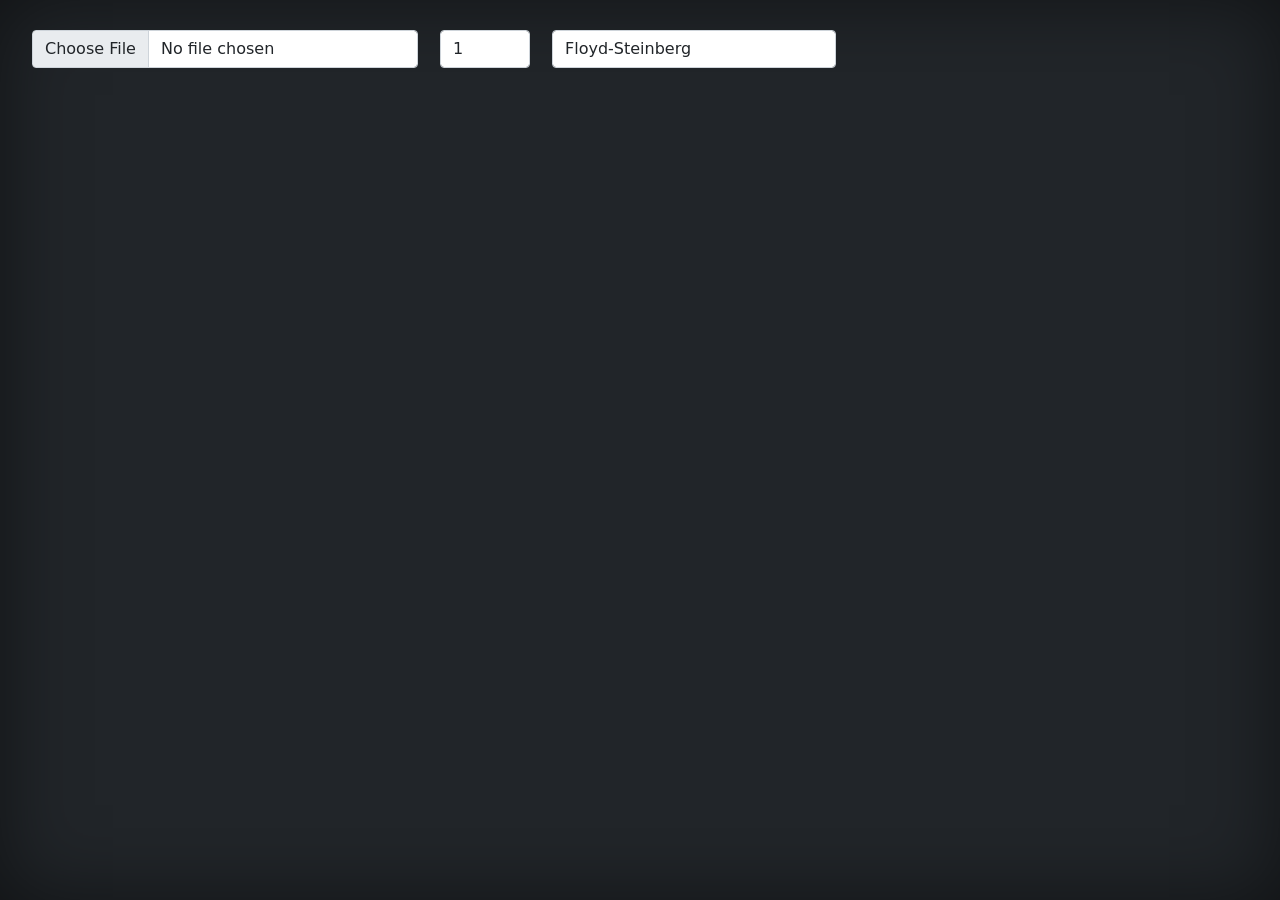
<file: tp1/index.html>
<!doctype html>
<html lang="en" class="h-100">
  <head>

    <title>CG-2025 - TP1</title>

    <!-- Bootstrap core CSS -->
    <link href="assets/bootstrap.min.css" rel="stylesheet"> 

    <!-- Custom styles for this template -->
    <link href="style.css" rel="stylesheet">

    <!-- del proyecto -->
    <script type="text/javascript" id="includedscript" src="ejercicio.js"></script>
    <script type="text/javascript" id="includedscript" src="tp1.js"></script>

  </head>

  <body class="d-flex flex-column h-100 text-white bg-dark">
    <div class="container-fluid">
      <div class="row" id="buttondiv">
        <div class="col-md-4">
          <input type="file" class="form-control" id="inputfile" />          
        </div>       
        <div class="col-md-1", id="levels">
          <input type="number" class="form-control" id="inputlevels" value="1" min="1" max="20" step="1"/>
        </div>
        <div class="col-md-3">
          <select class="form-control" id="ditherAlgorithm">
            <option value="floyd-steinberg">Floyd-Steinberg</option>
            <option value="jarvis-judice">Jarvis-Judice-Ninke</option>
          </select>
        </div> 
      </div>
      <div class="row">
        <div class="col-md-4" id="inputImage">
          <canvas id="canvasinput"/>
        </div>
        <div class="col-md-4">
          <canvas id="canvasresult"/>
        </div>
        <div class="col-md-4">
          <canvas id="canvasdiff"/>
        </div>
      </div>
  </body>
</html>
</file>
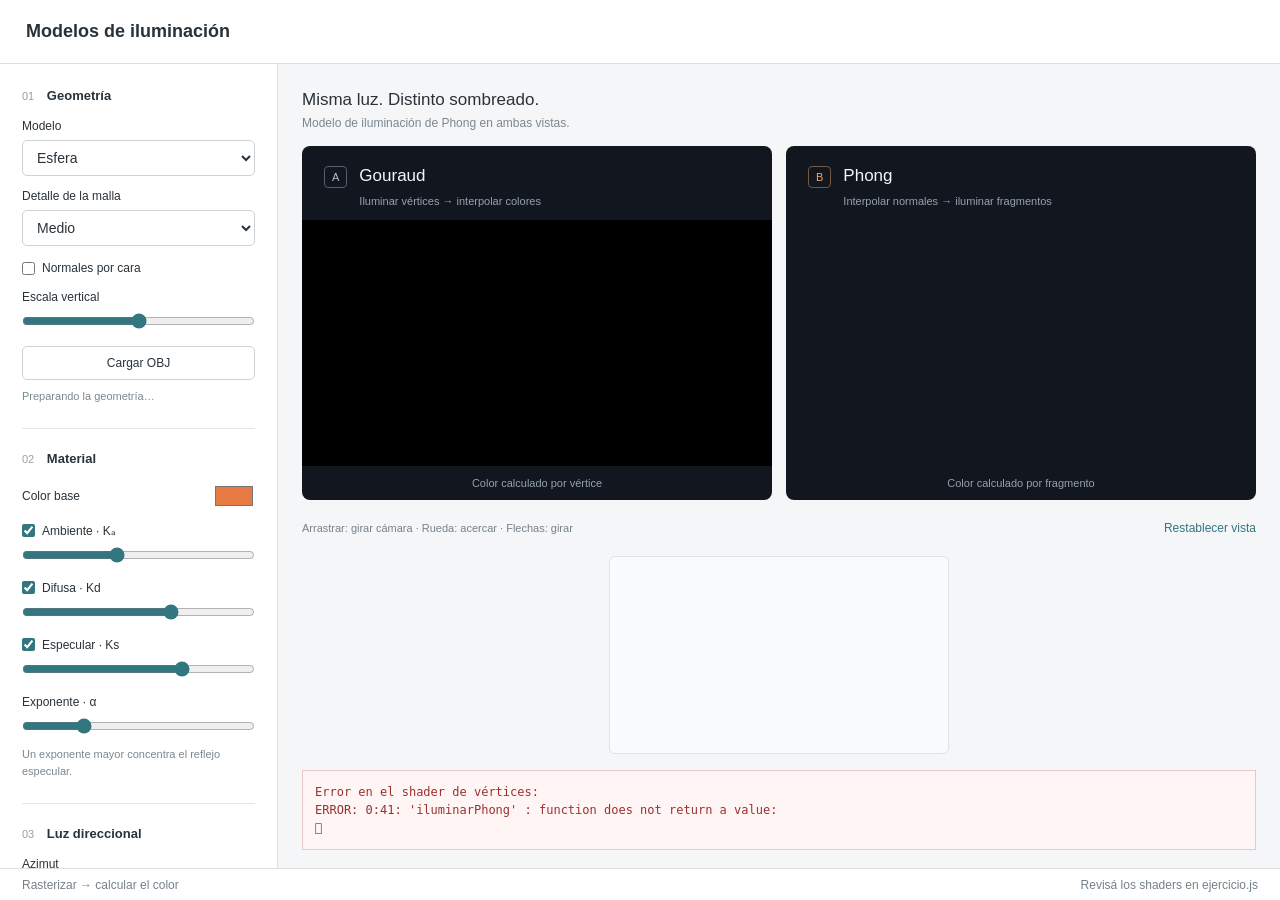
<file: tp10/index.html>
<!doctype html>
<html lang="es">
<head>
    <meta charset="utf-8">
    <meta name="viewport" content="width=device-width, initial-scale=1">
    <title>Modelos de iluminación</title>
    <link rel="icon" href="data:,">
    <link rel="stylesheet" href="style.css">
    <script defer src="algebra.js"></script>
    <script defer src="modelos.js"></script>
    <script defer src="ejercicio.js"></script>
    <script defer src="shaders.js"></script>
    <script defer src="visor.js"></script>
    <script defer src="minimapa.js"></script>
    <script defer src="app.js"></script>
</head>
<body>
    <header><h1>Modelos de iluminación</h1></header>
    <main>
        <aside aria-label="Controles de iluminación">
            <fieldset>
                <legend><span>01</span> Geometría</legend>
                <label for="modelo">Modelo</label>
                <select id="modelo"><option value="esfera">Esfera</option><option value="toro">Toro</option><option value="cubo">Cubo</option><option value="obj" hidden>OBJ cargado</option></select>
                <label for="detalle">Detalle de la malla</label>
                <select id="detalle"><option value="8">Bajo</option><option value="16" selected>Medio</option><option value="32">Alto</option></select>
                <label class="check"><input id="caras" type="checkbox"> Normales por cara</label>
                <label for="escalaY">Escala vertical <output for="escalaY" id="escalaY-valor"></output></label>
                <input id="escalaY" type="range" min="0.5" max="1.5" step="0.05" value="1">
                <label class="file-button" for="archivo">Cargar OBJ<input id="archivo" type="file" accept=".obj"></label>
                <p class="hint" id="modelo-info">Preparando la geometría…</p>
            </fieldset>
            <fieldset>
                <legend><span>02</span> Material</legend>
                <div class="color-row"><label for="color">Color base</label><input id="color" type="color" value="#e77942"></div>
                <label for="ka"><span><input id="usar-ambiente" type="checkbox" checked aria-label="Activar componente ambiente"> Ambiente · Kₐ</span><output id="ka-valor" for="ka"></output></label>
                <input id="ka" type="range" min="0" max="1" step="0.05" value="0.4">
                <label for="kd"><span><input id="usar-difusa" type="checkbox" checked aria-label="Activar componente difusa"> Difusa · Kd</span><output id="kd-valor" for="kd"></output></label>
                <input id="kd" type="range" min="0" max="1" step="0.05" value="0.65">
                <label for="ks"><span><input id="usar-especular" type="checkbox" checked aria-label="Activar componente especular"> Especular · Ks</span><output id="ks-valor" for="ks"></output></label>
                <input id="ks" type="range" min="0" max="1" step="0.05" value="0.7">
                <label for="brillo">Exponente · α <output id="brillo-valor" for="brillo"></output></label>
                <input id="brillo" type="range" min="1" max="256" step="1" value="64">
                <p class="hint">Un exponente mayor concentra el reflejo especular.</p>
            </fieldset>
            <fieldset>
                <legend><span>03</span> Luz direccional</legend>
                <label for="luzAzimut">Azimut <output id="luzAzimut-valor" for="luzAzimut"></output></label>
                <input id="luzAzimut" type="range" min="-180" max="180" value="-35">
                <label for="luzElevacion">Elevación <output id="luzElevacion-valor" for="luzElevacion"></output></label>
                <input id="luzElevacion" type="range" min="-85" max="85" value="40">
                <label for="intensidad">Intensidad · I <output id="intensidad-valor" for="intensidad"></output></label>
                <input id="intensidad" type="range" min="0" max="2" step="0.05" value="1">
                <label for="ambiente">Luz ambiente · Iₐ <output id="ambiente-valor" for="ambiente"></output></label>
                <input id="ambiente" type="range" min="0" max="1" step="0.05" value="0.25">
                <p class="hint">La luz permanece fija en el mundo al girar la cámara.</p>
            </fieldset>
            <button id="restablecer" type="button">Restablecer escena</button>
            <a class="docs" href="README.md">Consigna</a>
        </aside>
        <section class="laboratorio" aria-label="Comparación de sombreado">
            <div class="lab-heading"><div><h2>Misma luz. Distinto sombreado.</h2><p>Modelo de iluminación de Phong en ambas vistas.</p></div></div>
            <div class="vistas">
                <figure><figcaption><span class="view-index">A</span><div><h3>Gouraud</h3><p>Iluminar vértices → interpolar colores</p></div></figcaption><canvas id="gouraud" tabindex="0" aria-label="Sombreado de Gouraud. Arrastrar o usar las flechas para girar; rueda o signos más y menos para acercar."></canvas><span class="view-foot">Color calculado por vértice</span></figure>
                <figure><figcaption><span class="view-index accent">B</span><div><h3>Phong</h3><p>Interpolar normales → iluminar fragmentos</p></div></figcaption><canvas id="phong" tabindex="0" aria-label="Sombreado de Phong. Cámara sincronizada con Gouraud."></canvas><span class="view-foot">Color calculado por fragmento</span></figure>
            </div>
            <div class="help"><span>Arrastrar: girar cámara · Rueda: acercar · Flechas: girar</span><button type="button" id="vista-inicial">Restablecer vista</button></div>
            <section class="referencia" aria-label="Referencia de cámara y luz en el mundo">
                <canvas id="minimapa" role="img" aria-label="Vista del mundo: caja del objeto, cámara, frustum abreviado y dirección hacia la luz L."></canvas>
            </section>
            <p id="error" role="alert" hidden></p>
            <noscript>Activá JavaScript para usar el visor.</noscript>
        </section>
    </main>
    <footer><span>Rasterizar → calcular el color</span><span id="estado" role="status" aria-live="polite">Iniciando WebGL…</span></footer>
</body>
</html>
</file>
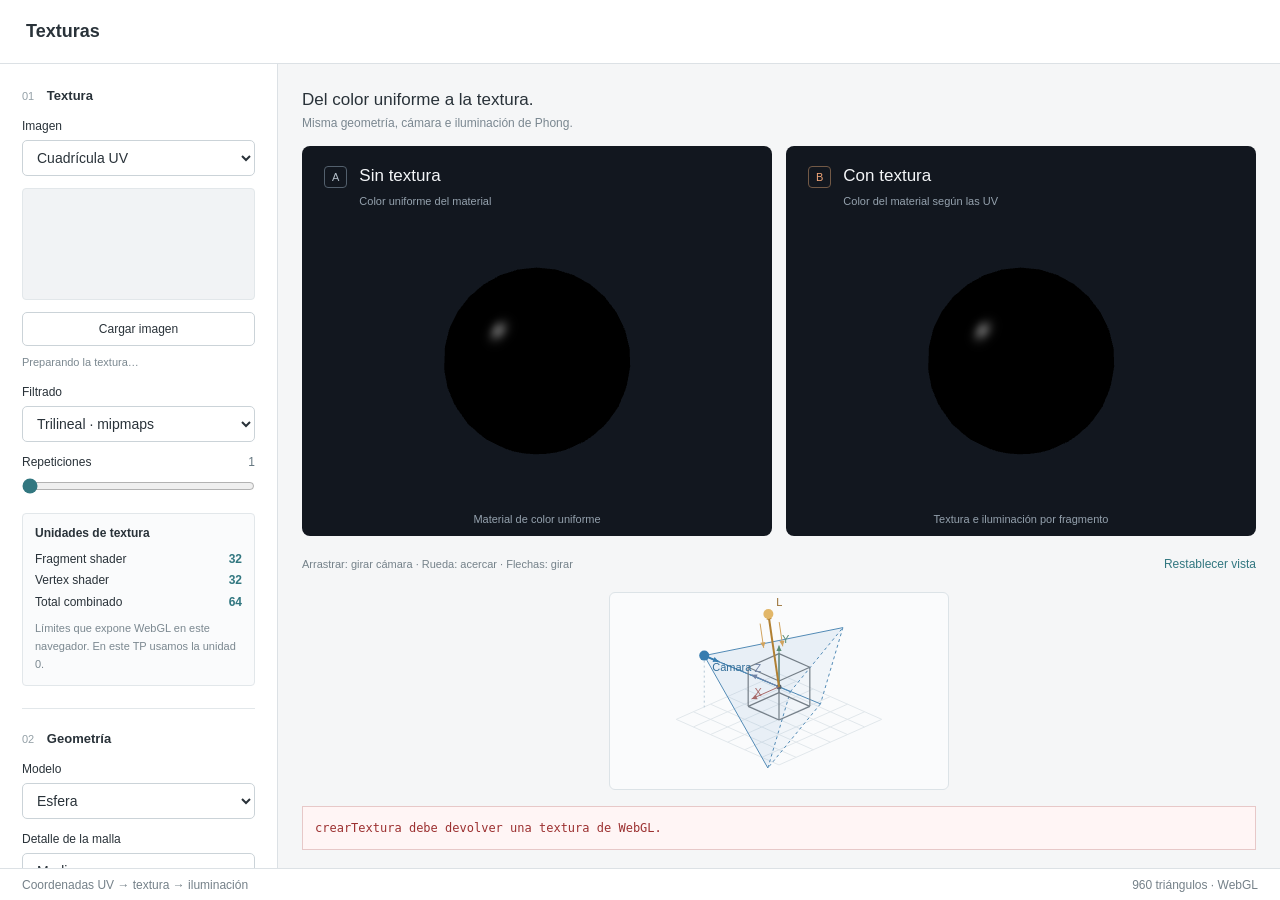
<file: tp11/index.html>
<!doctype html>
<html lang="es">
<head>
    <meta charset="utf-8">
    <meta name="viewport" content="width=device-width, initial-scale=1">
    <title>Texturas</title>
    <link rel="icon" href="data:,">
    <link rel="stylesheet" href="style.css">
    <script defer src="algebra.js"></script>
    <script defer src="modelos.js"></script>
    <script defer src="texturas.js"></script>
    <script defer src="ejercicio.js"></script>
    <script defer src="shaders.js"></script>
    <script defer src="visor.js"></script>
    <script defer src="minimapa.js"></script>
    <script defer src="app.js"></script>
</head>
<body>
    <header><h1>Texturas</h1></header>
    <main>
        <aside aria-label="Controles de texturas e iluminación">
            <fieldset>
                <legend><span>01</span> Textura</legend>
                <label for="textura">Imagen</label>
                <select id="textura"><option value="uv">Cuadrícula UV</option><option value="damero">Damero</option><option value="ladrillos">Ladrillos</option><option value="imagen" hidden>Imagen cargada</option></select>
                <canvas id="imagen-textura" width="512" height="512" role="img" aria-label="Vista previa de la imagen de textura"></canvas>
                <label class="file-button" for="archivo-textura">Cargar imagen<input id="archivo-textura" type="file" accept="image/png,image/jpeg,image/webp"></label>
                <p class="hint" id="textura-info">Preparando la textura…</p>
                <label for="filtro">Filtrado</label>
                <select id="filtro"><option value="nearest">Vecino más cercano</option><option value="lineal">Bilineal</option><option value="mipmap" selected>Trilineal · mipmaps</option></select>
                <label for="repeticiones">Repeticiones <output id="repeticiones-valor" for="repeticiones"></output></label>
                <input id="repeticiones" type="range" min="1" max="16" step="1" value="1">
                <div id="textura-unidades" class="texture-units" hidden>
                    <p>Unidades de textura</p>
                    <dl>
                        <div><dt>Fragment shader</dt><dd id="unidades-fragment"></dd></div>
                        <div><dt>Vertex shader</dt><dd id="unidades-vertex"></dd></div>
                        <div><dt>Total combinado</dt><dd id="unidades-combinadas"></dd></div>
                    </dl>
                    <p class="hint">Límites que expone WebGL en este navegador. En este TP usamos la unidad 0.</p>
                </div>
            </fieldset>
            <fieldset>
                <legend><span>02</span> Geometría</legend>
                <label for="modelo">Modelo</label>
                <select id="modelo"><option value="esfera">Esfera</option><option value="toro">Toro</option><option value="cubo">Cubo</option><option value="plano">Plano</option><option value="obj" hidden>OBJ cargado</option></select>
                <label for="detalle">Detalle de la malla</label>
                <select id="detalle"><option value="8">Bajo</option><option value="16" selected>Medio</option><option value="32">Alto</option></select>
                <label class="check"><input id="caras" type="checkbox"> Normales por cara</label>
                <label for="escalaY">Escala vertical <output for="escalaY" id="escalaY-valor"></output></label>
                <input id="escalaY" type="range" min="0.5" max="1.5" step="0.05" value="1">
                <label class="file-button" for="archivo">Cargar OBJ<input id="archivo" type="file" accept=".obj"></label>
                <p class="hint" id="modelo-info">Preparando la geometría…</p>
            </fieldset>
            <fieldset>
                <legend><span>03</span> Material</legend>
                <label for="ka"><span><input id="usar-ambiente" type="checkbox" checked aria-label="Activar componente ambiente"> Ambiente · Kₐ</span><output id="ka-valor" for="ka"></output></label>
                <input id="ka" type="range" min="0" max="1" step="0.05" value="0.2">
                <label for="kd"><span><input id="usar-difusa" type="checkbox" checked aria-label="Activar componente difusa"> Difusa · Kd</span><output id="kd-valor" for="kd"></output></label>
                <input id="kd" type="range" min="0" max="1" step="0.05" value="0.8">
                <label for="ks"><span><input id="usar-especular" type="checkbox" checked aria-label="Activar componente especular"> Especular · Ks</span><output id="ks-valor" for="ks"></output></label>
                <input id="ks" type="range" min="0" max="1" step="0.05" value="0.3">
                <label for="brillo">Exponente · α <output id="brillo-valor" for="brillo"></output></label>
                <input id="brillo" type="range" min="1" max="256" step="1" value="64">
                <p class="hint">Un exponente mayor concentra el reflejo especular.</p>
            </fieldset>
            <fieldset>
                <legend><span>04</span> Luz direccional</legend>
                <label for="luzAzimut">Azimut <output id="luzAzimut-valor" for="luzAzimut"></output></label>
                <input id="luzAzimut" type="range" min="-180" max="180" value="-35">
                <label for="luzElevacion">Elevación <output id="luzElevacion-valor" for="luzElevacion"></output></label>
                <input id="luzElevacion" type="range" min="-85" max="85" value="40">
                <label for="intensidad">Intensidad · I <output id="intensidad-valor" for="intensidad"></output></label>
                <input id="intensidad" type="range" min="0" max="2" step="0.05" value="1">
                <label for="ambiente">Luz ambiente · Iₐ <output id="ambiente-valor" for="ambiente"></output></label>
                <input id="ambiente" type="range" min="0" max="1" step="0.05" value="0.25">
                <p class="hint">La luz permanece fija en el mundo al girar la cámara.</p>
            </fieldset>
            <button id="restablecer" type="button">Restablecer escena</button>
            <a class="docs" href="README.md">Consigna</a>
        </aside>
        <section class="laboratorio" aria-label="Comparación con y sin textura">
            <div class="lab-heading"><div><h2>Del color uniforme a la textura.</h2><p>Misma geometría, cámara e iluminación de Phong.</p></div></div>
            <div class="vistas">
                <figure><figcaption><span class="view-index">A</span><div><h3>Sin textura</h3><p>Color uniforme del material</p></div></figcaption><canvas id="sin-textura" tabindex="0" aria-label="Objeto iluminado sin textura. Arrastrar o usar las flechas para girar; rueda o signos más y menos para acercar."></canvas><span class="view-foot">Material de color uniforme</span></figure>
                <figure><figcaption><span class="view-index accent">B</span><div><h3>Con textura</h3><p>Color del material según las UV</p></div></figcaption><canvas id="con-textura" tabindex="0" aria-label="Objeto iluminado con textura. Cámara sincronizada con la vista sin textura."></canvas><span class="view-foot">Textura e iluminación por fragmento</span></figure>
            </div>
            <div class="help"><span>Arrastrar: girar cámara · Rueda: acercar · Flechas: girar</span><button type="button" id="vista-inicial">Restablecer vista</button></div>
            <section class="referencia" aria-label="Referencia de cámara y luz en el mundo">
                <canvas id="minimapa" role="img" aria-label="Vista del mundo: caja del objeto, cámara, frustum abreviado y dirección hacia la luz L."></canvas>
            </section>
            <p id="error" role="alert" hidden></p>
            <noscript>Activá JavaScript para usar el visor.</noscript>
        </section>
    </main>
    <footer><span>Coordenadas UV → textura → iluminación</span><span id="estado" role="status" aria-live="polite">Iniciando WebGL…</span></footer>
</body>
</html>
</file>
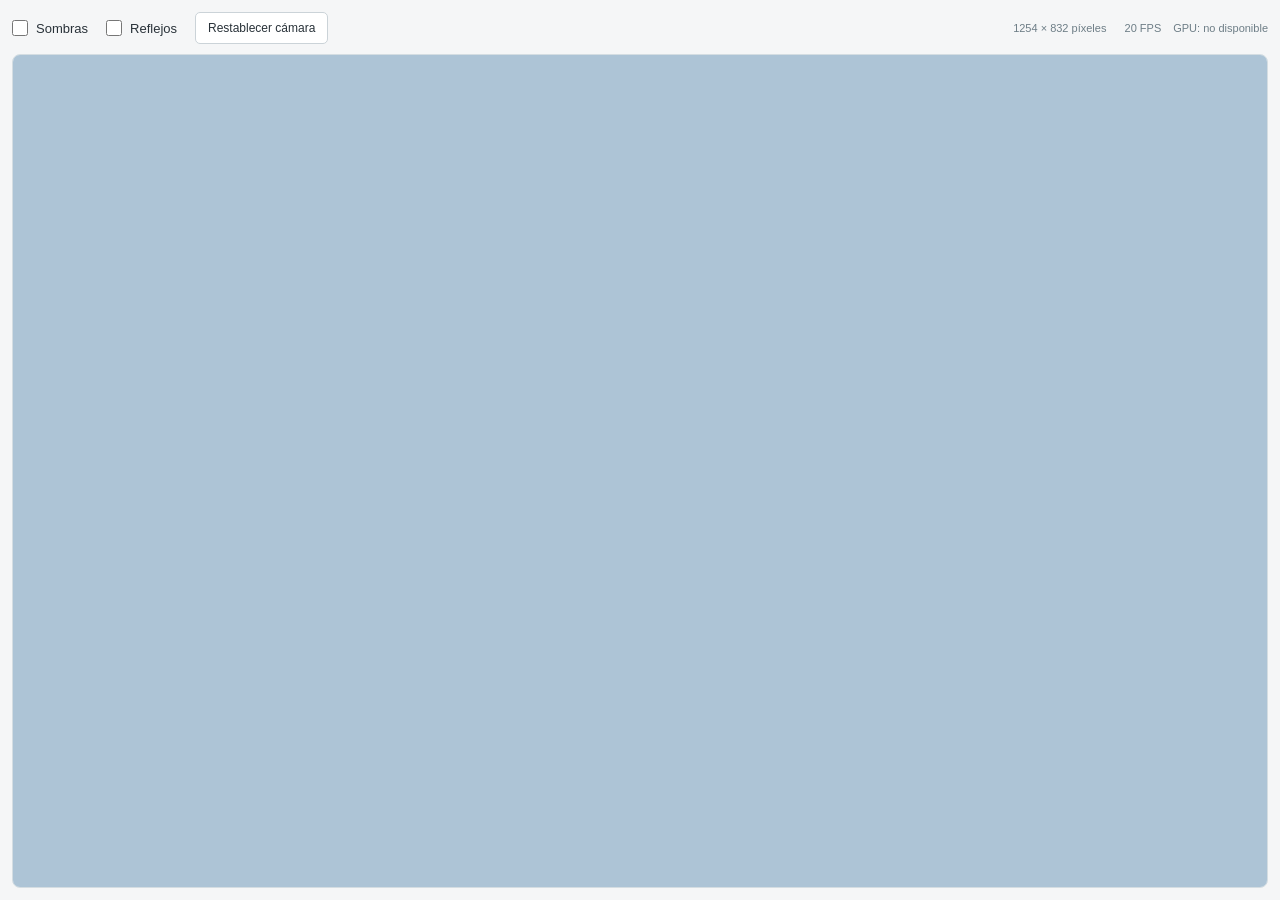
<file: tp12/index.html>
<!doctype html>
<html lang="es">
<head>
    <meta charset="utf-8">
    <meta name="viewport" content="width=device-width, initial-scale=1">
    <title>Ray tracing</title>
    <link rel="icon" href="data:,">
    <link rel="stylesheet" href="style.css">
    <script defer src="escena.js"></script>
    <script defer src="ejercicio.js"></script>
    <script defer src="visor.js"></script>
    <script defer src="app.js"></script>
</head>
<body>
    <main>
        <div class="controles" role="group" aria-label="Opciones y cámara">
            <label><input id="sombras" type="checkbox"> Sombras</label>
            <label><input id="reflejos" type="checkbox"> Reflejos</label>
            <button id="restablecer" type="button">Restablecer cámara</button>
            <span class="metricas">
                <span id="resolucion"></span>
                <span id="fps" title="Fotogramas por segundo; puede estar limitado por el refresco de pantalla.">— FPS</span>
                <span id="tiempo-gpu" title="Tiempo medio de GPU para dibujar la escena, en milisegundos por fotograma. Menos es mejor.">GPU — ms</span>
            </span>
        </div>
        <div class="visor">
            <canvas id="vista" tabindex="0" aria-label="Escena trazada por rayos: dos esferas y dos cubos sobre un plano damero. Arrastrar para girar la cámara; rueda para acercar."></canvas>
        </div>
        <p id="error" role="alert" hidden></p>
        <noscript>Activá JavaScript para usar el visor.</noscript>
    </main>
</body>
</html>
</file>
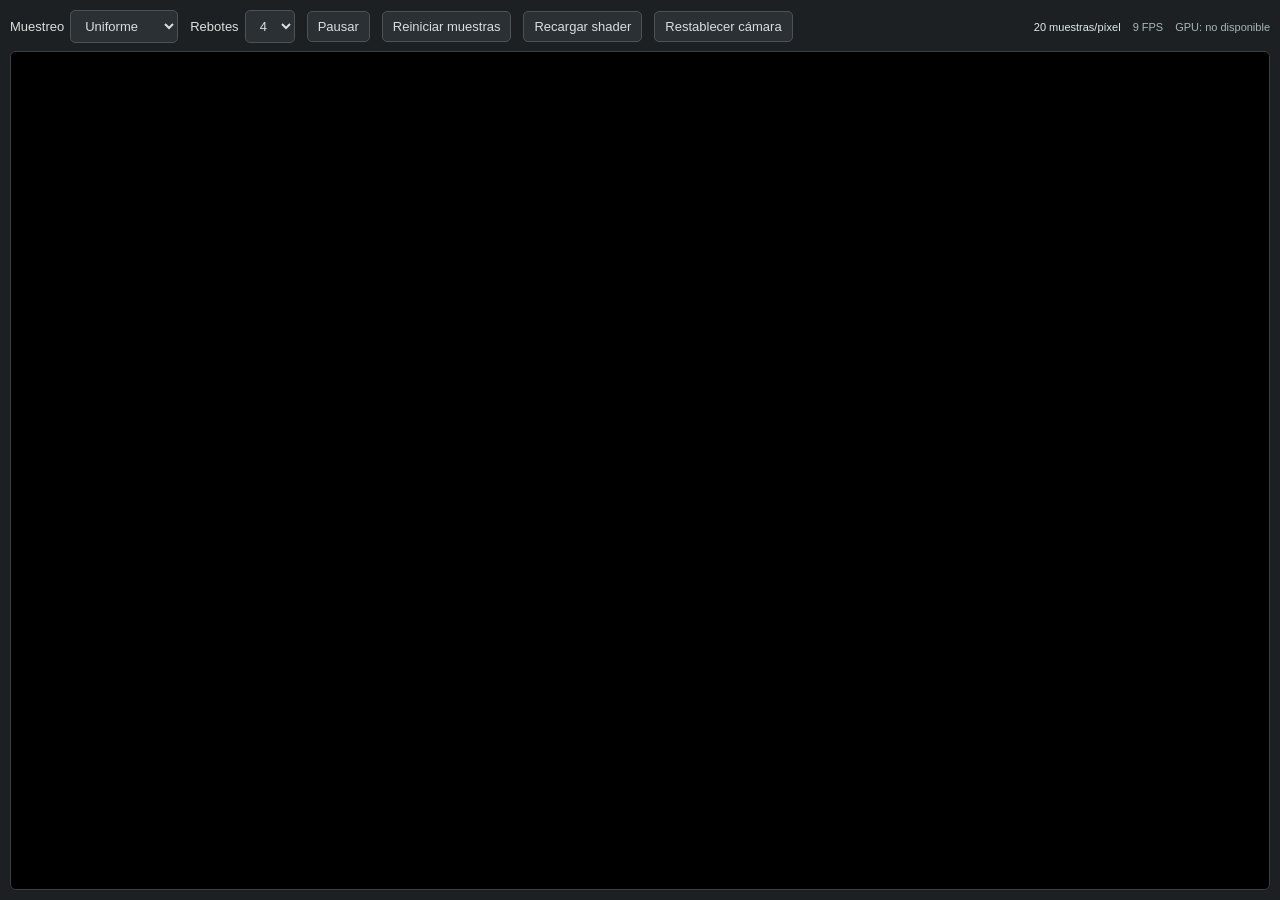
<file: tp13/index.html>
<!doctype html>
<html lang="es">
<head>
    <meta charset="utf-8">
    <meta name="viewport" content="width=device-width, initial-scale=1">
    <title>Path tracing</title>
    <link rel="icon" href="data:,">
    <link rel="stylesheet" href="style.css">
    <script defer src="ejercicio.js"></script>
    <script defer src="visor.js"></script>
    <script defer src="app.js"></script>
</head>
<body>
    <main>
        <div class="controles" aria-label="Muestreo y cámara">
            <label>Muestreo <select id="muestreo">
                <option value="uniforme">Uniforme</option>
                <option value="coseno">Por coseno</option>
            </select></label>
            <label>Rebotes <select id="rebotes">
                <option value="1">1</option><option value="2">2</option>
                <option value="4" selected>4</option><option value="8">8</option>
            </select></label>
            <button id="pausar" type="button" aria-pressed="false">Pausar</button>
            <button id="reiniciar" type="button">Reiniciar muestras</button>
            <button id="recargar" type="button">Recargar shader</button>
            <button id="restablecer" type="button">Restablecer cámara</button>
            <span class="metricas">
                <span id="muestras">0 muestras/píxel</span>
                <span id="fps">— FPS</span><span id="tiempo-gpu">GPU — ms</span>
            </span>
        </div>
        <div class="visor">
            <canvas id="vista" tabindex="0" aria-label="Path tracing de una caja con paredes de color, una esfera, un cubo y una luz de área. Arrastrá para girar la cámara; la imagen vuelve a acumular al detenerse."></canvas>
            <span id="estado" role="status">Cargando shaders…</span>
        </div>
        <pre id="error" role="alert" hidden></pre>
        <noscript>Activá JavaScript para usar el visor.</noscript>
    </main>
</body>
</html>
</file>
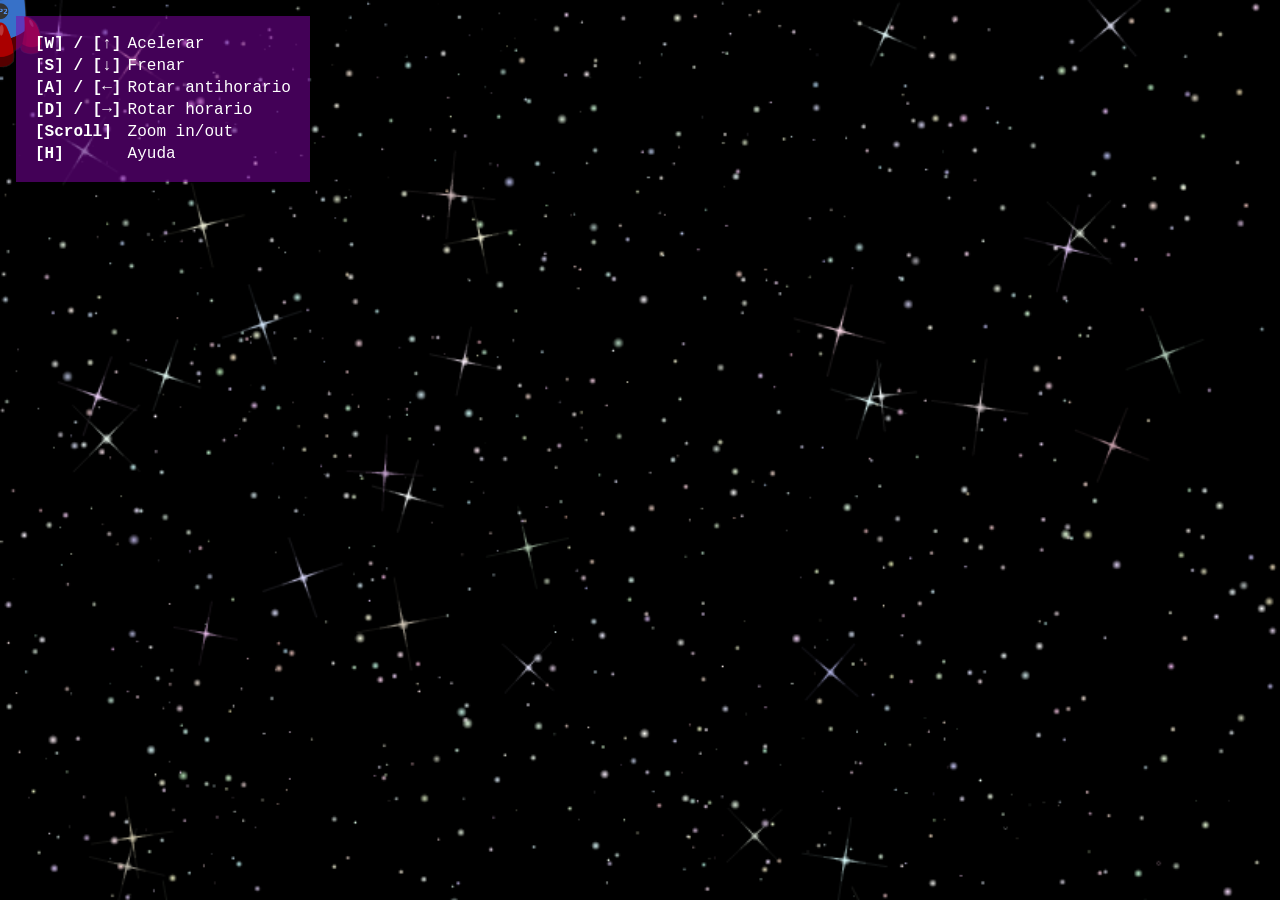
<file: tp2/index.html>
<doctype html>

<html>
	<head>
	<title>CG 2025 - TP2</title>

	<!-- Custom styles for this template -->
	<link href="style.css" rel="stylesheet">

	<!-- del proyecto -->
	<script type="text/javascript" id="includedscript" src="ejercicio.js"></script>
	<script type="text/javascript" id="includedscript" src="tp2.js"></script>

	</head>
	<body onMouseMove="MoveRocket()">

	<img id="propeller0" class="propeller" src="fire.gif"/>
	<img id="propeller1" class="propeller" src="fire.gif"/>
	<img id="propeller2" class="propeller" src="fire.gif"/>
	<img id="rocket" src="rocket.png"/>

	<div id="controls">
		<table>
			<tr><th>[W] / [↑]</th><td>Acelerar</td></tr>
			<tr><th>[S] / [↓]</th><td>Frenar</td></tr>
			<tr><th>[A] / [←]</th><td>Rotar antihorario</td></tr>
			<tr><th>[D] / [→]</th><td>Rotar horario</td></tr>
			<tr><th>[Scroll]</th><td>Zoom in/out</td></tr>
			<tr><th>[H]</th><td>Ayuda</td></tr>
		</table>
	</div>
	</body>
</html>
</file>
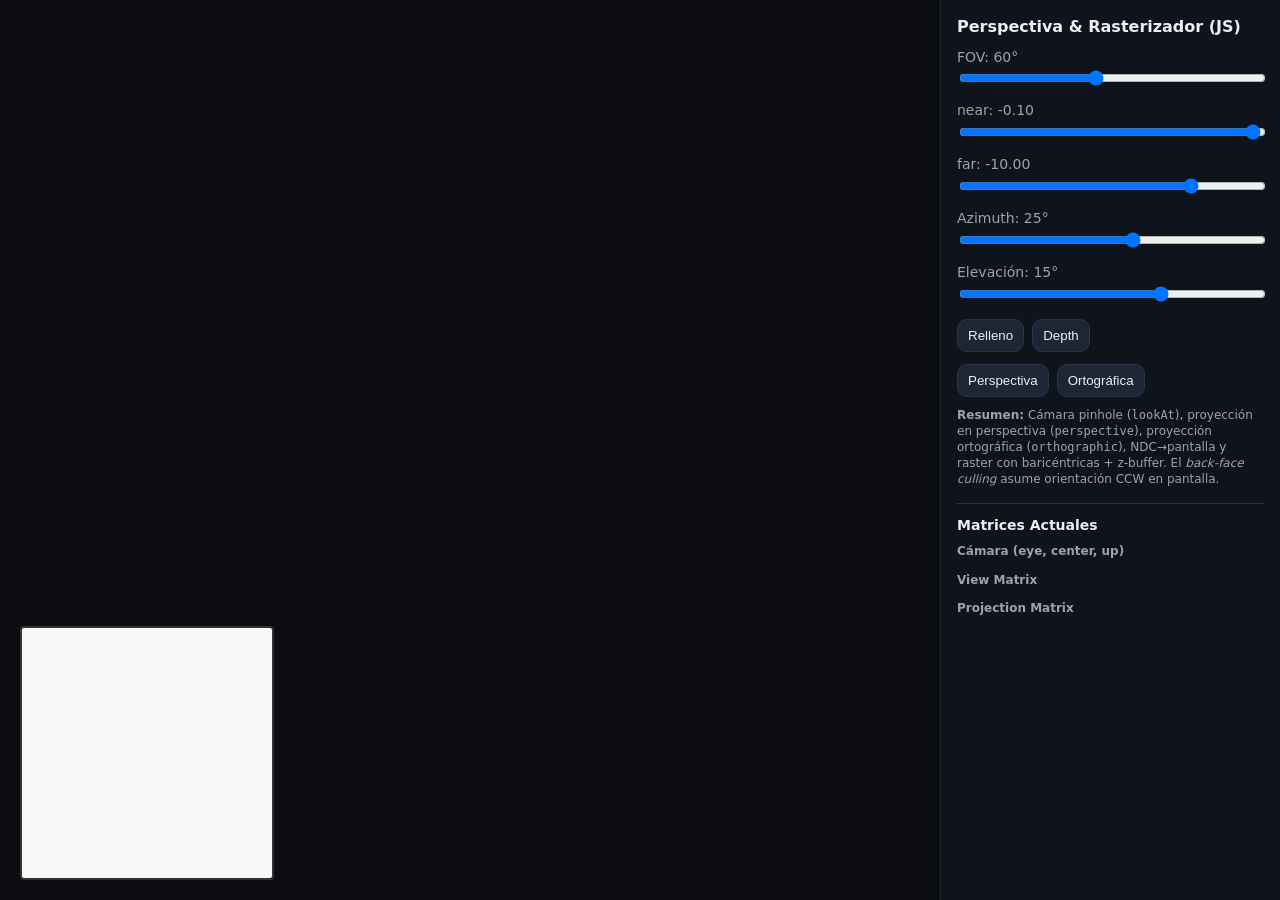
<file: tp3/index.html>
<!DOCTYPE html>
<html lang="es">

<head>
  <meta charset="utf-8" />
  <meta name="viewport" content="width=device-width, initial-scale=1" />
  <title>CG TP3 — Cámara en Perspectiva & Rasterizador Mínimo (JS)</title>
  <link rel="stylesheet" href="style.css" />
</head>

<body>
  <div class="wrap">
    <canvas id="cv" width="960" height="600" aria-label="Lienzo de render"></canvas>
    <div class="side">
      <h1>Perspectiva & Rasterizador (JS)</h1>
      <!-- Controles de Perspectiva -->
      <div>
        <div id="perspectiveControls">
          <label for="fov">FOV: <span id="fovValue">60°</span></label>
          <input id="fov" type="range" min="20" max="110" value="60" />
        </div>

        <div id="orthographicControls" style="display: none;">
          <label for="orthoLeft">Left: <span id="orthoLeftValue">2.0</span></label>
          <input id="orthoLeft" type="range" min="0.5" max="5.0" step="0.1" value="2.0" />

          <label for="orthoBottom">Bottom: <span id="orthoBottomValue">2.0</span></label>
          <input id="orthoBottom" type="range" min="0.5" max="5.0" step="0.1" value="2.0" />
        </div>

        <label for="near">near: <span id="nearValue">-0.10</span></label>
        <input id="near" type="range" min="-500" max="-1" value="-10" />

        <label for="far">far: <span id="farValue">-10.00</span></label>
        <input id="far" type="range" min="-4000" max="-100" value="-1000" />

        <label for="azimuth">Azimuth: <span id="azimuthValue">25°</span></label>
        <input id="azimuth" type="range" min="-180" max="180" value="25" />

        <label for="elevation">Elevación: <span id="elevationValue">15°</span></label>
        <input id="elevation" type="range" min="-45" max="45" value="15" />
      </div>

      <div style="margin-top:12px; display:flex; gap:8px; align-items:center">
        <button id="fillBtn" type="button" title="Relleno con z-buffer">Relleno</button>
        <button id="depthBtn" type="button" title="Visualización de profundidad">Depth</button>
      </div>

      <div style="margin-top:12px; display:flex; gap:8px; align-items:center">
        <button id="perspectiveBtn" type="button" title="Proyección en perspectiva">Perspectiva</button>
        <button id="orthographicBtn" type="button" title="Proyección ortográfica">Ortográfica</button>
      </div>

      <!-- Controles de Configuración -->
      <div class="note">
        <b>Resumen:</b> Cámara pinhole (<code>lookAt</code>), proyección en perspectiva
        (<code>perspective</code>), proyección ortográfica (<code>orthographic</code>), 
        NDC→pantalla y raster con baricéntricas + z-buffer. El <em>back-face culling</em> 
        asume orientación CCW en pantalla.
      </div>

      <div class="matrix-display">
        <h3>Matrices Actuales</h3>
        
        <div class="matrix-section">
          <h4>Cámara (eye, center, up)</h4>
          <div id="cameraParams" style="font-family: monospace; font-size: 12px; line-height: 1.2;"></div>
        </div>

        <div class="matrix-section">
          <h4>View Matrix</h4>
          <div id="viewMatrix" style="font-family: monospace; font-size: 11px; line-height: 1.1;"></div>
        </div>

        <div class="matrix-section">
          <h4>Projection Matrix</h4>
          <div id="projectionMatrix" style="font-family: monospace; font-size: 11px; line-height: 1.1;"></div>
        </div>
      </div>
    </div>
  </div>
  <!-- Cargar scripts -->
  <script src="ejercicio3.js"></script>
  <script src="tp3.js"></script>
  <script src="world-view.js"></script>
</body>
</html>
</file>
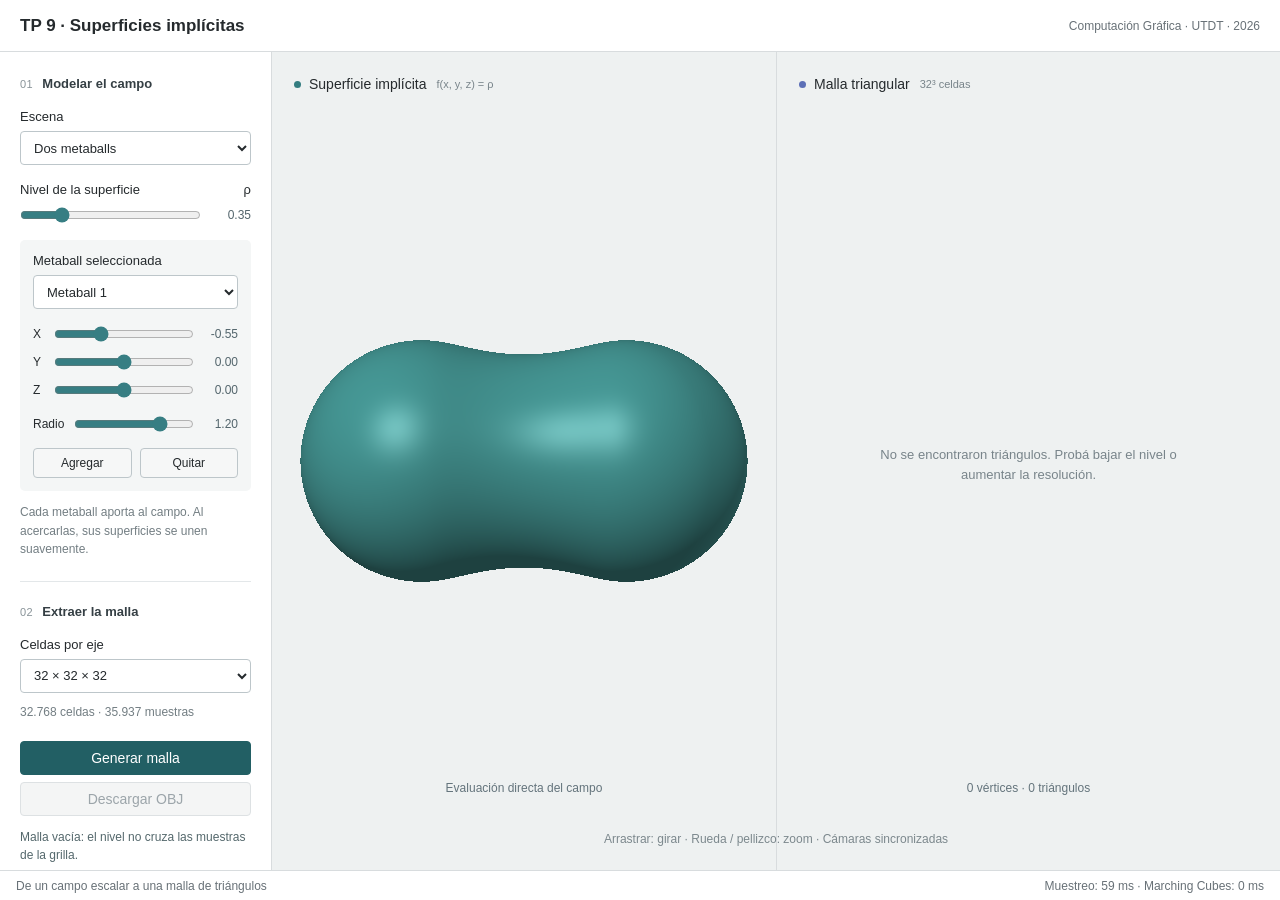
<file: tp9/index.html>
<!DOCTYPE html>
<html lang="es">
<head>
    <meta charset="UTF-8">
    <meta name="viewport" content="width=device-width, initial-scale=1.0">
    <title>TP 9 · Superficies implícitas</title>
    <link rel="icon" href="data:,">
    <link rel="stylesheet" href="style.css">
    <!-- Todo es local: abrir sin servidor ni conexión a internet. -->
    <script defer src="vendor/three.min.js"></script>
    <script defer src="vendor/OrbitControls.js"></script>
    <script defer src="tablas.js"></script>
    <script defer src="campo.js"></script>
    <script defer src="malla.js"></script>
    <script defer src="ejercicio.js"></script>
    <script defer src="viewer.js"></script>
    <script defer src="app.js"></script>
</head>
<body>
    <header>
        <h1>TP 9 · Superficies implícitas</h1>
        <span>Computación Gráfica · UTDT · 2026</span>
    </header>
    <main class="workspace">
        <aside class="sidebar" aria-label="Controles de la superficie">
            <fieldset id="editor">
                <legend>01 <span>Modelar el campo</span></legend>
                <label class="control" for="scene">Escena
                    <select id="scene">
                        <option value="pareja">Dos metaballs</option>
                        <option value="esfera">Una esfera</option>
                        <option value="racimo">Racimo</option>
                        <option value="anillo">Anillo</option>
                    </select>
                </label>
                <div class="control">
                    <label for="level">Nivel de la superficie <span>ρ</span></label>
                    <div class="slider-row">
                        <input id="level" type="range" min="0.05" max="1.5" step="0.01" value="0.35">
                        <output id="level-value" for="level">0.35</output>
                    </div>
                </div>
                <div class="ball-editor">
                    <label class="control" for="ball">Metaball seleccionada
                        <select id="ball"></select>
                    </label>
                    <div class="axis-row"><label for="x">X</label><input id="x" type="range" min="-1.5" max="1.5" step="0.05"><output id="x-value" for="x"></output></div>
                    <div class="axis-row"><label for="y">Y</label><input id="y" type="range" min="-1.5" max="1.5" step="0.05"><output id="y-value" for="y"></output></div>
                    <div class="axis-row"><label for="z">Z</label><input id="z" type="range" min="-1.5" max="1.5" step="0.05"><output id="z-value" for="z"></output></div>
                    <div class="axis-row radius-row"><label for="radius">Radio</label><input id="radius" type="range" min="0.3" max="1.5" step="0.05"><output id="radius-value" for="radius"></output></div>
                    <div class="button-row"><button id="add-ball" type="button">Agregar</button><button id="remove-ball" type="button">Quitar</button></div>
                </div>
                <p class="hint">Cada metaball aporta al campo. Al acercarlas, sus superficies se unen suavemente.</p>
            </fieldset>
            <fieldset id="extraction">
                <legend>02 <span>Extraer la malla</span></legend>
                <label class="control" for="resolution">Celdas por eje
                    <select id="resolution">
                        <option value="12">12 × 12 × 12</option>
                        <option value="20">20 × 20 × 20</option>
                        <option value="32" selected>32 × 32 × 32</option>
                        <option value="48">48 × 48 × 48</option>
                        <option value="64">64 × 64 × 64</option>
                    </select>
                </label>
                <p id="grid-info" class="hint"></p>
                <button id="generate" class="primary" type="button">Generar malla</button>
                <button id="download" type="button" disabled>Descargar OBJ</button>
                <p id="status" role="status" aria-live="polite">Preparando la superficie…</p>
                <p id="error-message" class="error" role="alert" hidden></p>
            </fieldset>
            <fieldset class="display-options">
                <legend>Vista</legend>
                <label><input id="wireframe" type="checkbox" checked> Triangulación</label>
                <label><input id="flat" type="checkbox"> Caras planas</label>
                <label><input id="box" type="checkbox"> Dominio de muestreo</label>
                <button id="reset-camera" type="button">Restablecer vista</button>
            </fieldset>
        </aside>
        <section class="comparison" id="viewports" aria-label="Comparación de representaciones">
            <div class="view" id="implicit-view" tabindex="0" aria-label="Superficie implícita. Arrastrar para girar, rueda para acercar; flechas para girar y signos más o menos para zoom.">
                <div class="view-title"><span class="dot implicit-dot"></span><h2>Superficie implícita</h2><span class="tag">f(x, y, z) = ρ</span></div>
                <p class="view-note">Evaluación directa del campo</p>
            </div>
            <div class="view" id="mesh-view" tabindex="0" aria-label="Malla de Marching Cubes. Comparte la cámara con la superficie implícita.">
                <div class="view-title"><span class="dot mesh-dot"></span><h2>Malla triangular</h2><span id="mesh-badge" class="tag">Marching Cubes</span></div>
                <p id="mesh-empty" class="empty-message">Generá una malla para comparar las dos representaciones.</p>
                <p id="mesh-info" class="view-note">Marching Cubes</p>
            </div>
            <div class="comparison-help">Arrastrar: girar · Rueda / pellizco: zoom · Cámaras sincronizadas</div>
            <noscript><p class="error">Activá JavaScript para usar el visor.</p></noscript>
        </section>
    </main>
    <footer><span>De un campo escalar a una malla de triángulos</span><span id="timing"></span></footer>
</body>
</html>
</file>
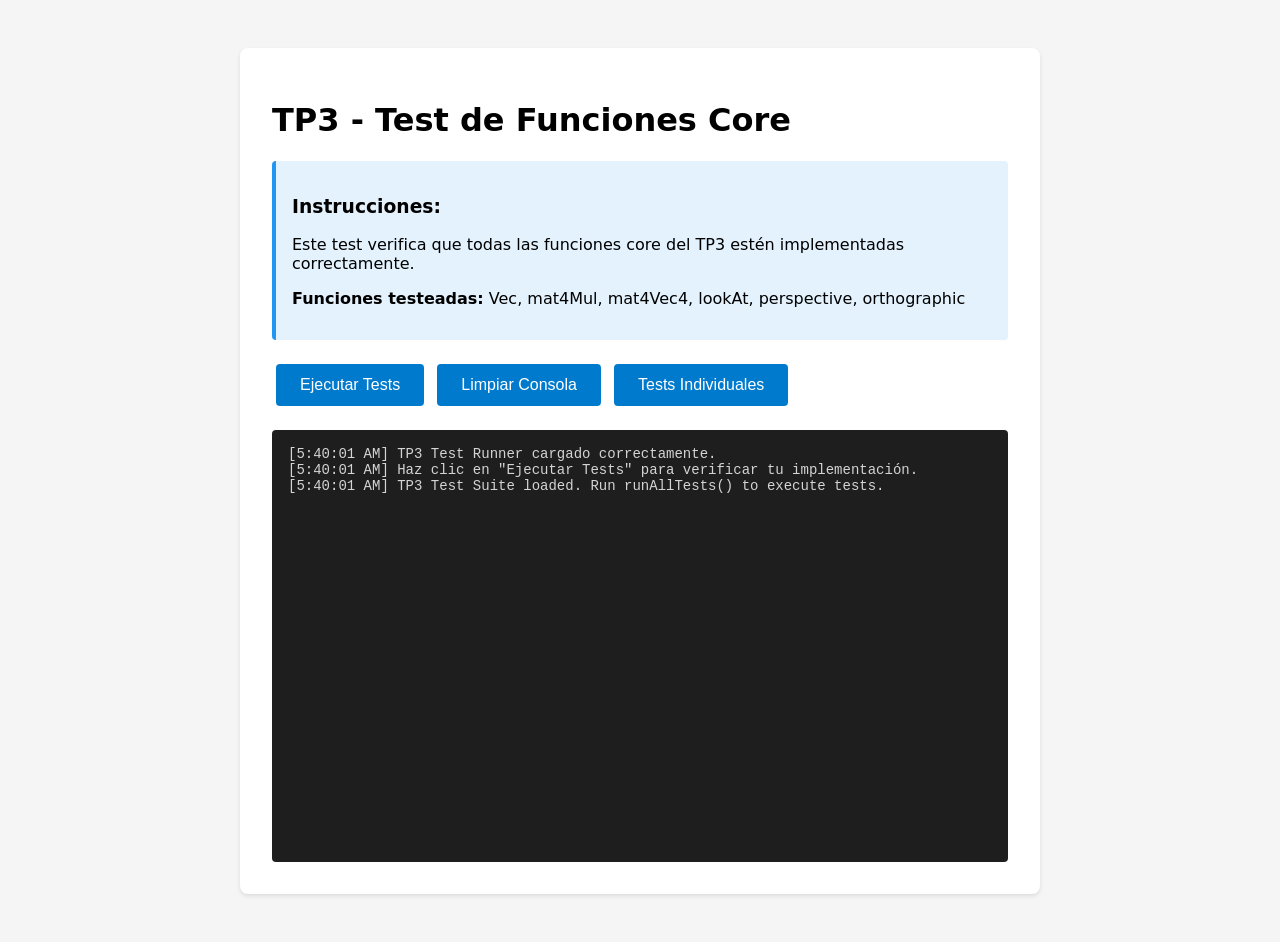
<file: tp3/test.html>
<!DOCTYPE html>
<html lang="es">
<head>
  <meta charset="utf-8" />
  <meta name="viewport" content="width=device-width, initial-scale=1" />
  <title>TP3 - Test Suite</title>
  <style>
    body {
      font-family: system-ui, -apple-system, sans-serif;
      max-width: 800px;
      margin: 2rem auto;
      padding: 1rem;
      background: #f5f5f5;
    }
    .container {
      background: white;
      padding: 2rem;
      border-radius: 8px;
      box-shadow: 0 2px 4px rgba(0,0,0,0.1);
    }
    button {
      background: #007acc;
      color: white;
      border: none;
      padding: 12px 24px;
      font-size: 16px;
      border-radius: 4px;
      cursor: pointer;
      margin: 8px 4px;
    }
    button:hover { background: #005a9e; }
    #console {
      background: #1e1e1e;
      color: #d4d4d4;
      font-family: 'Consolas', 'Monaco', monospace;
      padding: 1rem;
      border-radius: 4px;
      margin-top: 1rem;
      height: 400px;
      overflow-y: auto;
      white-space: pre-wrap;
      font-size: 14px;
    }
    .info {
      background: #e3f2fd;
      padding: 1rem;
      border-radius: 4px;
      margin-bottom: 1rem;
      border-left: 4px solid #2196f3;
    }
  </style>
</head>
<body>
  <div class="container">
    <h1>TP3 - Test de Funciones Core</h1>
    
    <div class="info">
      <h3>Instrucciones:</h3>
      <p>Este test verifica que todas las funciones core del TP3 estén implementadas correctamente.</p>
      <p><strong>Funciones testeadas:</strong> Vec, mat4Mul, mat4Vec4, lookAt, perspective, orthographic</p>
    </div>

    <button onclick="runTests()">Ejecutar Tests</button>
    <button onclick="clearConsole()">Limpiar Consola</button>
    <button onclick="runIndividualTests()">Tests Individuales</button>

    <div id="inputSection" style="display: none; margin-top: 1rem;">
      <label for="testInput" style="display: block; margin-bottom: 0.5rem; font-weight: bold;">
        💻 Ejecutar Test o Función:
      </label>
      <div style="display: flex; gap: 8px;">
        <input 
          type="text" 
          id="testInput" 
          placeholder="Ej: testVecAdd() o Vec.add([1,2,3], [4,5,6])"
          style="flex: 1; padding: 8px; border: 1px solid #ccc; border-radius: 4px; font-family: monospace;"
          onkeypress="if(event.key==='Enter') executeUserInput()"
        />
        <button onclick="executeUserInput()" style="padding: 8px 16px;">▶️ Ejecutar</button>
      </div>
    </div>

    <div id="console"></div>
  </div>

  <!-- Cargar scripts de implementación -->
  <script src="ejercicio3.js"></script>
  
  <!-- Cargar test suite -->
  <script src="test-ejercicio3.js"></script>

  <script>
    const consoleDiv = document.getElementById('console');
    const originalConsole = { ...console };
    
    function createCustomConsole() {
      ['log', 'error', 'warn', 'info'].forEach(method => {
        console[method] = function(...args) {
          const timestamp = new Date().toLocaleTimeString();
          const message = args.map(arg => 
            typeof arg === 'object' ? JSON.stringify(arg) : String(arg)
          ).join(' ');
          
          const color = method === 'error' ? '#ff6b6b' : 
                       method === 'warn' ? '#ffa726' : '#d4d4d4';
          
          consoleDiv.innerHTML += `<span style="color: ${color}">[${timestamp}] ${message}</span>\n`;
          consoleDiv.scrollTop = consoleDiv.scrollHeight;
          
          originalConsole[method](...args);
        };
      });
    }

    function runTests() {
      clearConsole();
      console.log('Iniciando tests del TP3...\n');

      // Verificar si los archivos principales están cargados
      if (typeof Vec === 'undefined' && typeof mat4Mul === 'undefined') {
        console.error('❌ No hay funciones en ejercicio3.js');
        return;
      }
      
      console.log('✅ Archivo ejercicio3.js cargado correctamente');
      console.log('🧪 Ejecutando tests para funciones implementadas...\n');
      
      runAllTests();
    }
    
    function runIndividualTests() {
      clearConsole();
      console.log('Ahora puedes escribir el nombre de cualquier test en esta consola:');
      console.log('');
      console.log('Tests disponibles:');
      console.log('Cámara: testSetupCamera, testLookAt');
      console.log('Proyecciones: testOrthographic, testProjective, testPerspective, testNdcToScreen');
      console.log('Integración: testIntegration');
      console.log('');
      console.log('Ejemplos de uso:');
      console.log('Para probar la cámara: testLookAt()');
      console.log('Para probar proyección: testPerspective()');
      console.log('');
      console.log('También puedes probar funciones individuales:');
      console.log(' lookAt([0,0,5], [0,0,0], [0,1,0])');
      console.log(' orthographic(-1, 1, -1, 1, -1, -10)');
      console.log(' perspective(-1, 1, -1, 1, -1, -10)');

      // Hacer funciones de test globalmente accesibles
      window.testLookAt = testLookAt;
      window.testSetupCamera = testSetupCamera;
      window.testOrthographic = testOrthographic;
      window.testProjective = testProjective;
      window.testPerspective = testPerspective;
      window.testNdcToScreen = testNdcToScreen;
      window.testIntegration = testIntegration;

      // Exponer algunas matrices de utilidad para pruebas
      window.identity = [1,0,0,0, 0,1,0,0, 0,0,1,0, 0,0,0,1];
      window.scale2 = [2,0,0,0, 0,2,0,0, 0,0,2,0, 0,0,0,1];
      window.translate = [1,0,0,0, 0,1,0,0, 0,0,1,0, 5,6,7,1];
      
      console.log('¡Usa el campo de entrada de arriba!');

      // Mostrar la sección de entrada
      document.getElementById('inputSection').style.display = 'block';
      document.getElementById('testInput').focus();
    }
    
    function executeUserInput() {
      const input = document.getElementById('testInput').value.trim();
      if (!input) return;
      
      console.log(`> ${input}`);
      
      try {
        // Evaluar la entrada del usuario de manera segura
        const result = eval(input);
        if (result !== undefined) {
          console.log('Resultado:', result);
        }
      } catch (error) {
        console.error('Error:', error.message);
      }
      
      document.getElementById('testInput').value = '';
    }
    
    function clearConsole() {
      consoleDiv.innerHTML = '';
    }

    // Inicializar consola personalizada
    createCustomConsole();

    // Mensaje de bienvenida
    console.log('TP3 Test Runner cargado correctamente.');
    console.log('Haz clic en "Ejecutar Tests" para verificar tu implementación.');
  </script>
</body>
</html>
</file>
<file: tp1/style.css>
/*
 * Estrutura básica
 */

body {
  text-shadow: 0 .05rem .1rem rgba(0, 0, 0, .5);
  box-shadow: inset 0 0 5rem rgba(0, 0, 0, .5);
  padding-top: 20px;
  padding-right: 20px;
  padding-bottom: 20px;
  padding-left: 20px;
}

.cover-container {
  max-width: 42em;
}

/* Botón */
.btn-secondary,
.btn-secondary:hover,
.btn-secondary:focus {
  color: #333;
  text-shadow: none; /* Prevent inheritance from `body` */
}

canvas {
  background-color: #343a4000;
  width: 100%;
  height: auto;
}

#buttondiv {
  padding-top: 10px;
  padding-right: 10px;
  padding-bottom: 50px;
  padding-left: 0px;
}

.col-md-1 {
  width: 110px;
  padding-right: 10px;
  padding-left: 10px;
}
</file>
<file: tp10/style.css>
:root { color-scheme: light; font: 14px Arial, sans-serif; color: #293239; background: #f5f6f7; }
* { box-sizing: border-box; }
body { margin: 0; height: 100dvh; min-height: 590px; display: grid; grid-template-rows: 64px minmax(0,1fr) 32px; }
header { padding: 0 26px; background: white; border-bottom: 1px solid #dce1e5; display: flex; align-items: center; }
h1 { font-size: 18px; margin: 0; font-weight: 600; }
main { display: grid; grid-template-columns: 278px minmax(0,1fr); min-height: 0; }
aside { overflow-y: auto; padding: 24px 22px; border-right: 1px solid #dce1e5; background: #fff; }
fieldset { border: 0; border-bottom: 1px solid #e2e7ea; margin: 0 0 22px; padding: 0 0 22px; min-width: 0; }
legend { padding: 0; margin-bottom: 16px; font-size: 13px; font-weight: 600; }
legend > span { margin-right: 9px; color: #94a0a7; font-size: 11px; font-weight: normal; }
label { display: flex; align-items: center; justify-content: space-between; font-size: 12px; margin: 13px 0 7px; }
label:first-of-type { margin-top: 0; }
label > span { display: flex; align-items: center; }
input, select, button { font: inherit; }
select { width: 100%; background: #fff; }
select, button, .file-button { color: inherit; border: 1px solid #cbd3d8; border-radius: 5px; padding: 8px 10px; min-height: 34px; }
button { background: #fff; cursor: pointer; font-size: 12px; }
button:hover, .file-button:hover { background: #edf3f4; border-color: #9eafb8; }
input[type=range] { width: 100%; accent-color: #327780; margin: 2px 0 5px; cursor: pointer; }
input[type=checkbox] { accent-color: #327780; margin: 0 7px 0 0; }
input[type=color] { width: 42px; height: 28px; border: 0; padding: 0; background: none; cursor: pointer; }
:disabled { opacity: .45; cursor: default !important; }
:focus-visible { outline: 2px solid #3593ae; outline-offset: 3px; }
output { font-variant-numeric: tabular-nums; color: #657780; font-size: 12px; }
.check { justify-content: flex-start; margin: 15px 0; }
.file-button { justify-content: center; cursor: pointer; position: relative; overflow: hidden; margin: 12px 0 8px; }
.file-button input { position: absolute; inset: 0; opacity: 0; width: 100%; cursor: pointer; }
.file-button:focus-within { outline: 2px solid #3593ae; outline-offset: 3px; }
.color-row { display: flex; align-items: center; justify-content: space-between; margin-bottom: 14px; }
.color-row label { margin: 0; }
.hint { font-size: 11px; color: #7b8890; line-height: 1.6; margin: 7px 0 0; overflow-wrap: anywhere; }
#restablecer { width: 100%; }
.docs { display: block; font-size: 12px; color: #327780; margin-top: 15px; }
.laboratorio { min-width: 0; min-height: 0; padding: 26px 24px 18px; display: flex; flex-direction: column; gap: 16px; }
.lab-heading { display: flex; align-items: center; justify-content: space-between; gap: 20px; }
h2 { margin: 0 0 6px; font-size: 17px; font-weight: 500; }
.lab-heading p { margin: 0; color: #7a8790; font-size: 12px; }
.vistas { display: grid; grid-template-columns: 1fr 1fr; gap: 14px; flex: 1; min-height: 220px; }
figure { margin: 0; min-width: 0; min-height: 0; display: grid; grid-template-rows: 74px minmax(0,1fr) 34px; border-radius: 8px; overflow: hidden; background: #12171f; }
canvas { width: 100%; height: 100%; display: block; touch-action: none; cursor: grab; }
canvas:active { cursor: grabbing; }
figcaption { padding: 20px 22px 0; display: flex; align-items: flex-start; gap: 12px; pointer-events: none; }
h3 { color: #f4f6f8; font-size: 17px; font-weight: 500; margin: 0 0 7px; }
figcaption p { font-size: 11px; color: #95a2ae; margin: 0; line-height: 1.5; }
.view-index { border: 1px solid #53606d; color: #b4bfc9; padding: 4px 7px; border-radius: 4px; font-size: 11px; }
.view-index.accent { color: #eea477; border-color: #725946; }
.view-foot { align-self: center; padding: 0 10px; text-align: center; color: #94a1ad; font-size: 11px; pointer-events: none; }
.help { display: flex; align-items: center; justify-content: space-between; gap: 14px; color: #75828a; font-size: 11px; }
.help button { border: 0; background: transparent; color: #327780; padding: 3px 0; min-height: 24px; }
.referencia { align-self: center; width: min(100%, 340px); min-height: 196px; flex-shrink: 0; border: 1px solid #dce3e7; border-radius: 6px; background: #fafbfc; overflow: hidden; }
#minimapa { width: 100%; height: 196px; min-height: 196px; cursor: default; touch-action: auto; }
#error { white-space: pre-wrap; overflow-wrap: anywhere; max-height: 180px; overflow: auto; margin: 0; padding: 12px; color: #9c3030; border: 1px solid #e7c8c8; background: #fff5f5; font: 12px/1.5 monospace; }
[hidden] { display: none !important; }
footer { display: flex; align-items: center; justify-content: space-between; gap: 16px; padding: 0 22px; background: #fff; border-top: 1px solid #dce1e5; font-size: 12px; color: #758189; }
@media(max-width:1100px) { main { grid-template-columns: 248px minmax(0,1fr); } aside { padding: 22px 17px; } .laboratorio { padding: 20px 16px 14px; } figcaption { padding: 16px 15px 0; gap: 8px; } figcaption p { max-width: 160px; } .lab-heading { align-items: flex-start; } }
@media(max-width:850px) { body { height: auto; min-height: 100dvh; display: block; } header { min-height: 60px; padding: 14px 18px; } main { display: flex; flex-direction: column; } .laboratorio { order: -1; } .vistas { height: 430px; flex: auto; } aside { border-top: 1px solid #dce1e5; border-right: 0; display: grid; grid-template-columns: repeat(3,minmax(0,1fr)); gap: 20px; } footer { padding: 13px 18px; flex-wrap: wrap; } }
@media(max-width:560px) { h1 { font-size: 16px; } .lab-heading { flex-direction: column; gap: 12px; } .vistas { grid-template-columns: 1fr; grid-template-rows: 340px 340px; height: auto; } figcaption p { max-width: none; } .help { align-items: flex-start; } .help span { max-width: 220px; line-height: 1.6; } aside { display: block; padding: 22px; } }
@media(min-width:851px) and (max-height:760px) { body { min-height: 660px; } .laboratorio { gap: 12px; padding-top: 18px; } .referencia, #minimapa { min-height: 164px; } #minimapa { height: 164px; } }
@media(max-width:560px) { #minimapa { height: 210px; } }
</file>
<file: tp11/style.css>
:root { color-scheme: light; font: 14px Arial, sans-serif; color: #293239; background: #f5f6f7; }
* { box-sizing: border-box; }
body { margin: 0; height: 100dvh; min-height: 590px; display: grid; grid-template-rows: 64px minmax(0,1fr) 32px; }
header { padding: 0 26px; background: white; border-bottom: 1px solid #dce1e5; display: flex; align-items: center; }
h1 { font-size: 18px; margin: 0; font-weight: 600; }
main { display: grid; grid-template-columns: 278px minmax(0,1fr); min-height: 0; }
aside { overflow-y: auto; padding: 24px 22px; border-right: 1px solid #dce1e5; background: #fff; }
fieldset { border: 0; border-bottom: 1px solid #e2e7ea; margin: 0 0 22px; padding: 0 0 22px; min-width: 0; }
legend { padding: 0; margin-bottom: 16px; font-size: 13px; font-weight: 600; }
legend > span { margin-right: 9px; color: #94a0a7; font-size: 11px; font-weight: normal; }
label { display: flex; align-items: center; justify-content: space-between; font-size: 12px; margin: 13px 0 7px; }
label:first-of-type { margin-top: 0; }
label > span { display: flex; align-items: center; }
input, select, button { font: inherit; }
select { width: 100%; background: #fff; }
select, button, .file-button { color: inherit; border: 1px solid #cbd3d8; border-radius: 5px; padding: 8px 10px; min-height: 34px; }
button { background: #fff; cursor: pointer; font-size: 12px; }
button:hover, .file-button:hover { background: #edf3f4; border-color: #9eafb8; }
input[type=range] { width: 100%; accent-color: #327780; margin: 2px 0 5px; cursor: pointer; }
input[type=checkbox] { accent-color: #327780; margin: 0 7px 0 0; }
:disabled { opacity: .45; cursor: default !important; }
:focus-visible { outline: 2px solid #3593ae; outline-offset: 3px; }
output { font-variant-numeric: tabular-nums; color: #657780; font-size: 12px; }
.check { justify-content: flex-start; margin: 15px 0; }
.file-button { justify-content: center; cursor: pointer; position: relative; overflow: hidden; margin: 12px 0 8px; }
.file-button input { position: absolute; inset: 0; opacity: 0; width: 100%; cursor: pointer; }
.file-button:focus-within { outline: 2px solid #3593ae; outline-offset: 3px; }
.hint { font-size: 11px; color: #7b8890; line-height: 1.6; margin: 7px 0 0; overflow-wrap: anywhere; }
.texture-units { margin-top: 14px; padding: 12px; border: 1px solid #e2e7ea; border-radius: 4px; background: #fafbfc; }
.texture-units > p:first-child { margin: 0; font-size: 12px; font-weight: 600; }
.texture-units dl { margin: 9px 0 0; font-size: 12px; line-height: 1.8; }
.texture-units dl > div { display: flex; justify-content: space-between; gap: 12px; }
.texture-units dd { margin: 0; color: #327780; font-weight: 600; font-variant-numeric: tabular-nums; }
#restablecer { width: 100%; }
.docs { display: block; font-size: 12px; color: #327780; margin-top: 15px; }
.laboratorio { min-width: 0; min-height: 0; padding: 26px 24px 18px; display: flex; flex-direction: column; gap: 16px; }
.lab-heading { display: flex; align-items: center; justify-content: space-between; gap: 20px; }
h2 { margin: 0 0 6px; font-size: 17px; font-weight: 500; }
.lab-heading p { margin: 0; color: #7a8790; font-size: 12px; }
.vistas { display: grid; grid-template-columns: 1fr 1fr; gap: 14px; flex: 1; min-height: 220px; }
figure { margin: 0; min-width: 0; min-height: 0; display: grid; grid-template-rows: 74px minmax(0,1fr) 34px; border-radius: 8px; overflow: hidden; background: #12171f; }
canvas { width: 100%; height: 100%; display: block; touch-action: none; cursor: grab; }
canvas:active { cursor: grabbing; }
figcaption { padding: 20px 22px 0; display: flex; align-items: flex-start; gap: 12px; pointer-events: none; }
h3 { color: #f4f6f8; font-size: 17px; font-weight: 500; margin: 0 0 7px; }
figcaption p { font-size: 11px; color: #95a2ae; margin: 0; line-height: 1.5; }
.view-index { border: 1px solid #53606d; color: #b4bfc9; padding: 4px 7px; border-radius: 4px; font-size: 11px; }
.view-index.accent { color: #eea477; border-color: #725946; }
.view-foot { align-self: center; padding: 0 10px; text-align: center; color: #94a1ad; font-size: 11px; pointer-events: none; }
.help { display: flex; align-items: center; justify-content: space-between; gap: 14px; color: #75828a; font-size: 11px; }
.help button { border: 0; background: transparent; color: #327780; padding: 3px 0; min-height: 24px; }
.referencia { align-self: center; width: min(100%, 340px); min-height: 196px; flex-shrink: 0; border: 1px solid #dce3e7; border-radius: 6px; background: #fafbfc; overflow: hidden; }
#minimapa { width: 100%; height: 196px; min-height: 196px; cursor: default; touch-action: auto; }
#error { white-space: pre-wrap; overflow-wrap: anywhere; max-height: 180px; overflow: auto; margin: 0; padding: 12px; color: #9c3030; border: 1px solid #e7c8c8; background: #fff5f5; font: 12px/1.5 monospace; }
[hidden] { display: none !important; }
footer { display: flex; align-items: center; justify-content: space-between; gap: 16px; padding: 0 22px; background: #fff; border-top: 1px solid #dce1e5; font-size: 12px; color: #758189; }
@media(max-width:1100px) { main { grid-template-columns: 248px minmax(0,1fr); } aside { padding: 22px 17px; } .laboratorio { padding: 20px 16px 14px; } figcaption { padding: 16px 15px 0; gap: 8px; } figcaption p { max-width: 160px; } .lab-heading { align-items: flex-start; } }
@media(max-width:850px) { body { height: auto; min-height: 100dvh; display: block; } header { min-height: 60px; padding: 14px 18px; } main { display: flex; flex-direction: column; } .laboratorio { order: -1; } .vistas { height: 430px; flex: auto; } aside { border-top: 1px solid #dce1e5; border-right: 0; display: grid; grid-template-columns: repeat(3,minmax(0,1fr)); gap: 20px; } footer { padding: 13px 18px; flex-wrap: wrap; } }
@media(max-width:560px) { h1 { font-size: 16px; } .lab-heading { flex-direction: column; gap: 12px; } .vistas { grid-template-columns: 1fr; grid-template-rows: 340px 340px; height: auto; } figcaption p { max-width: none; } .help { align-items: flex-start; } .help span { max-width: 220px; line-height: 1.6; } aside { display: block; padding: 22px; } }
@media(min-width:851px) and (max-height:760px) { body { min-height: 660px; } .laboratorio { gap: 12px; padding-top: 18px; } .referencia, #minimapa { min-height: 164px; } #minimapa { height: 164px; } }
@media(max-width:560px) { #minimapa { height: 210px; } }
#imagen-textura { width: 100%; height: 112px; margin-top: 12px; object-fit: contain; cursor: default; touch-action: auto; background: #f1f3f5; border: 1px solid #e2e7ea; border-radius: 4px; }
@media(min-width:561px) and (max-width:850px) { aside { grid-template-columns: repeat(2,minmax(0,1fr)); } }
</file>
<file: tp12/style.css>
:root { color-scheme: light; font: 14px Arial, sans-serif; color: #293239; background: #f5f6f7; }
* { box-sizing: border-box; }
body { margin: 0; height: 100vh; height: 100dvh; display: flex; flex-direction: column; }
main { flex: 1; min-height: 0; padding: 12px; display: flex; flex-direction: column; gap: 10px; }
.controles, #error, noscript { flex-shrink: 0; }
.controles { display: flex; align-items: center; flex-wrap: wrap; gap: 8px 18px; }
.controles label { display: flex; align-items: center; gap: 8px; cursor: pointer; font-size: 13px; }
input[type=checkbox] { width: 16px; height: 16px; margin: 0; accent-color: #327780; }
button { border: 1px solid #cbd3d8; border-radius: 5px; padding: 8px 12px; background: white; color: inherit; font: 12px Arial, sans-serif; cursor: pointer; }
button:hover { background: #edf3f4; }
:focus-visible { outline: 2px solid #3593ae; outline-offset: 3px; }
.visor { flex: 1; min-height: 140px; display: grid; grid-template-rows: minmax(0, 1fr); border: 1px solid #d4dde2; border-radius: 8px; overflow: hidden; background: #e8eef2; }
canvas { display: block; width: 100%; height: 100%; min-width: 0; min-height: 0; cursor: grab; touch-action: none; }
canvas:active { cursor: grabbing; }
.metricas { margin-left: auto; display: flex; flex-wrap: wrap; gap: 4px 12px; color: #6d7d86; font-size: 11px; line-height: 1.5; font-variant-numeric: tabular-nums; }
.metricas span { white-space: nowrap; }
#fps { min-width: 7ch; text-align: right; }
#tiempo-gpu { min-width: 12ch; text-align: right; }
#error { white-space: pre-wrap; overflow-wrap: anywhere; max-height: 220px; overflow: auto; padding: 12px; color: #9c3030; border: 1px solid #e7c8c8; background: #fff5f5; font: 12px/1.5 monospace; }
[hidden] { display: none !important; }
@media (max-width: 600px) {
    main { padding: 8px; gap: 8px; }
    .controles { gap: 8px 12px; }
    button { padding: 7px 10px; }
    .metricas { width: 100%; justify-content: flex-end; }
}
</file>
<file: tp13/style.css>
:root { color-scheme: dark; font: 13px Arial, sans-serif; color: #d9dfdf; background: #1c2022; }
* { box-sizing: border-box; }
body { margin: 0; height: 100vh; height: 100dvh; }
main { position: relative; height: 100%; display: flex; flex-direction: column; padding: 10px; gap: 8px; }
.controles { display: flex; align-items: center; flex-wrap: wrap; gap: 8px 12px; flex-shrink: 0; }
.controles label { display: flex; align-items: center; gap: 6px; }
button, select { color: inherit; font: inherit; background: #2a3033; border: 1px solid #495358; border-radius: 5px; padding: 7px 10px; cursor: pointer; }
button:hover, select:hover { background: #384146; }
button:disabled { cursor: wait; opacity: .6; }
button[aria-pressed="true"] { background: #385450; }
:focus-visible { outline: 2px solid #72c8b6; outline-offset: 3px; }
.metricas { margin-left: auto; display: flex; flex-wrap: wrap; gap: 12px; color: #a6b9b7; font-size: 11px; font-variant-numeric: tabular-nums; }
.metricas span { white-space: nowrap; }
#muestras { color: #dfedea; }
.visor { position: relative; flex: 1; min-height: 140px; overflow: hidden; border-radius: 6px; border: 1px solid #394145; background: #000; }
canvas { width: 100%; height: 100%; display: block; cursor: grab; touch-action: none; }
canvas:active { cursor: grabbing; }
#estado { position: absolute; bottom: 12px; left: 12px; padding: 6px 10px; border-radius: 5px; background: #20272cdd; color: #dfe8e8; font-size: 11px; pointer-events: none; }
#error { position: absolute; bottom: 20px; left: 20px; right: 20px; z-index: 2; white-space: pre-wrap; overflow-wrap: anywhere; max-height: 28vh; overflow: auto; margin: 0; padding: 12px; border: 1px solid #af625b; background: #341e1ef5; color: #ffd8d0; font: 12px/1.5 monospace; }
[hidden] { display: none !important; }
@media(max-width: 650px) {
    main { padding: 6px; gap: 6px; }
    .controles { gap: 6px; }
    button, select { font-size: 12px; padding: 7px 8px; }
    .metricas { width: 100%; justify-content: flex-end; }
}
</file>
<file: tp2/style.css>
html {
	color: #aaa;
	background-color: #333;
	font-family: Arial;
}
body {
	background-image: url(space_background.png);
    background-size: 1600px;
	padding: 0;
	margin: 0;
}
#rocket, .propeller {
	display: block;
	position: fixed;
	cursor: none;
}
#rocket {
	width: 204px;
	height: 204px;
	left: -102px;
	top: -102px;
	
}
.propeller {
	width: 100px;
	height: 100px;
	left: -50px;
	top: -50px;
}
#controls {
	position: fixed;
	background-color: rgba(133, 2, 173, 0.5);
	padding: 1em;
	top: 1em;
	left: 1em;
	font-family: 'Courier New', monospace;
}
#controls table {
	color: white;
}
#controls th, #controls td {
	text-align: left;
}
#controls td {
	padding-left: .2em;
}
</file>
<file: tp3/style.css>
:root { 
  --bg:#0b0d12; 
  --fg:#eaeef7; 
  --muted:#9aa3b2; 
}

html,body { 
  height:100%; 
  margin:0; 
  background:var(--bg); 
  color:var(--fg); 
  font:14px/1.35 system-ui, -apple-system, Segoe UI, Roboto, Inter, sans-serif;
}

.wrap { 
  display:grid; 
  grid-template-columns: 1fr 340px; 
  gap:16px; 
  height:100%; 
}

.side { 
  padding:16px; 
  background:#0f131b; 
  border-left:1px solid #1c2330;
}

h1 { 
  font-size:16px; 
  margin:0 0 8px;
}

label { 
  display:block; 
  margin:10px 0 2px; 
  color:var(--muted);
}

input[type="range"] { 
  width:100%;
}

.note { 
  color:var(--muted); 
  font-size:12px; 
  margin-top:10px;
}

button { 
  background:#1e2636; 
  color:var(--fg); 
  border:1px solid #2a364c; 
  border-radius:10px; 
  padding:8px 10px; 
  cursor:pointer;
}

/* Mantiene el aspect ratio de 960:600 = 8:5 */
canvas { 
  display:block; 
  width:100%; 
  height:auto; 
  max-height:100%; 
  background:#0a0c10;
}
 

.matrix-display {
  margin-top: 16px;
  border-top: 1px solid #2a364c;
  padding-top: 12px;
}

.matrix-display h3 {
  font-size: 14px;
  margin: 0 0 8px 0;
  color: var(--fg);
}

.matrix-section {
  margin-bottom: 12px;
}

.matrix-section h4 {
  font-size: 12px;
  margin: 0 0 4px 0;
  color: var(--muted);
}

.matrix-display pre {
  background: #0a0c10;
  border: 1px solid #1c2330;
  border-radius: 4px;
  padding: 6px;
  margin: 0;
  overflow-x: auto;
  font-size: 10px;
}
</file>
<file: tp9/style.css>
:root { color-scheme: light; font: 14px Arial, sans-serif; color: #252a2d; background: #fff; }
* { box-sizing: border-box; }
body { margin: 0; height: 100dvh; min-height: 540px; display: grid; grid-template-rows: 52px minmax(0, 1fr) 30px; }
header { padding: 0 20px; display: flex; justify-content: space-between; align-items: center; gap: 16px; border-bottom: 1px solid #d8dcde; }
h1 { font-size: 17px; font-weight: 600; margin: 0; }
header > span, footer { color: #687177; font-size: 12px; }
p { margin: 0; }
button, select, input { font: inherit; }
button, select { min-height: 34px; border: 1px solid #bdc6ca; border-radius: 4px; padding: 7px 9px; color: inherit; }
button { background: #f6f7f7; cursor: pointer; }
button:hover:not(:disabled) { background: #e8eded; }
button:disabled { color: #9ca5aa; cursor: default; background: #f4f5f5; border-color: #dde1e3; }
button.primary { background: #225f64; color: white; border-color: #225f64; }
button.primary:hover:not(:disabled) { background: #174b50; }
button.primary:disabled { opacity: .6; }
select { background: #fff; width: 100%; margin-top: 7px; }
:focus-visible { outline: 2px solid #277a9c; outline-offset: 3px; }
input[type='range'] { accent-color: #377e83; min-width: 0; width: 100%; margin: 0; }
input[type='checkbox'] { accent-color: #377e83; margin: 0 7px 0 0; }
[hidden] { display: none !important; }
.workspace { display: grid; grid-template-columns: 272px minmax(0, 1fr); min-height: 0; }
.sidebar { padding: 24px 20px 12px; border-right: 1px solid #d8dcde; overflow-y: auto; }
fieldset { border: 0; border-bottom: 1px solid #e3e7e9; padding: 0 0 22px; margin: 0 0 22px; min-width: 0; }
legend { margin: 0 0 18px; padding: 0; color: #899398; font-size: 11px; letter-spacing: .03em; }
legend span { margin-left: 6px; color: #353f44; font-size: 13px; font-weight: 600; letter-spacing: 0; }
.control { display: block; margin-bottom: 17px; font-size: 13px; }
.control > label { display: flex; justify-content: space-between; }
.slider-row { display: grid; grid-template-columns: 1fr 40px; gap: 10px; align-items: center; margin-top: 10px; }
output { font-size: 12px; color: #53656c; font-variant-numeric: tabular-nums; text-align: right; }
.ball-editor { padding: 13px; background: #f4f6f6; border-radius: 5px; margin-bottom: 12px; }
.axis-row { display: grid; grid-template-columns: 14px 1fr 37px; align-items: center; gap: 7px; margin: 12px 0; font-size: 12px; }
.radius-row { grid-template-columns: 34px 1fr 37px; margin-top: 18px; }
.button-row { display: flex; gap: 8px; margin-top: 16px; }
.button-row button { flex: 1; min-height: 29px; font-size: 12px; }
.hint { color: #737e83; font-size: 12px; line-height: 1.55; }
#grid-info { margin: -7px 0 13px; }
#generate, #download { width: 100%; margin-top: 7px; }
#status { font-size: 12px; line-height: 1.5; color: #54686c; margin-top: 12px; }
.error { color: #a62b2b; font-size: 13px; line-height: 1.5; margin-top: 10px; overflow-wrap: anywhere; }
.display-options { border: 0; }
.display-options legend { color: #353f44; font-size: 13px; }
.display-options label { display: flex; align-items: center; font-size: 13px; margin-bottom: 12px; }
#reset-camera { margin-top: 4px; width: 100%; }
.comparison { position: relative; display: grid; grid-template-columns: 1fr 1fr; overflow: hidden; min-width: 0; background: #eef1f1; }
.comparison > canvas { position: absolute; inset: 0; pointer-events: none; }
.view { z-index: 1; position: relative; min-width: 0; touch-action: none; cursor: grab; }
.view:active { cursor: grabbing; }
#mesh-view { border-left: 1px solid #d8dcde; }
.view-title { position: absolute; top: 24px; left: 22px; right: 16px; display: flex; align-items: center; flex-wrap: wrap; gap: 8px; pointer-events: none; }
h2 { font-size: 14px; margin: 0; font-weight: 500; }
.dot { display: inline-block; width: 7px; height: 7px; border-radius: 50%; }
.implicit-dot { background: #337d80; }
.mesh-dot { background: #5c6fb6; }
.tag { font-size: 11px; color: #78848a; margin-left: 2px; }
#mesh-badge.stale { color: #956222; }
.view-note { position: absolute; left: 16px; right: 16px; bottom: 75px; text-align: center; color: #64747c; font-size: 12px; pointer-events: none; }
.comparison-help { z-index: 1; position: absolute; bottom: 24px; left: 0; right: 0; text-align: center; font-size: 12px; color: #7c888d; pointer-events: none; }
.empty-message { position: absolute; left: 15%; right: 15%; top: 48%; text-align: center; font-size: 13px; line-height: 1.6; color: #78848a; pointer-events: none; }
footer { border-top: 1px solid #d8dcde; padding: 0 16px; display: flex; justify-content: space-between; align-items: center; gap: 14px; }
@media (max-width: 1000px) {
    header > span { display: none; }
    .workspace { grid-template-columns: 240px minmax(0, 1fr); }
    .sidebar { padding: 20px 16px; }
    .comparison { grid-template-columns: 1fr; grid-template-rows: 1fr 1fr; }
    #mesh-view { border-left: 0; border-top: 1px solid #d8dcde; }
    .view-title { top: 16px; left: 16px; }
    .view-note { bottom: 36px; }
    #mesh-view .view-note { bottom: 45px; }
    .comparison-help { bottom: 13px; font-size: 11px; }
}
@media (max-width: 600px) {
    body { height: auto; min-height: 100dvh; display: block; }
    header { min-height: 52px; padding: 10px 16px; }
    h1 { font-size: 16px; }
    .workspace { display: flex; flex-direction: column; }
    .comparison { order: -1; height: 75svh; min-height: 530px; }
    .sidebar { border-right: 0; border-top: 1px solid #d8dcde; overflow: visible; }
    footer { padding: 12px 16px; flex-wrap: wrap; }
}
</file>
